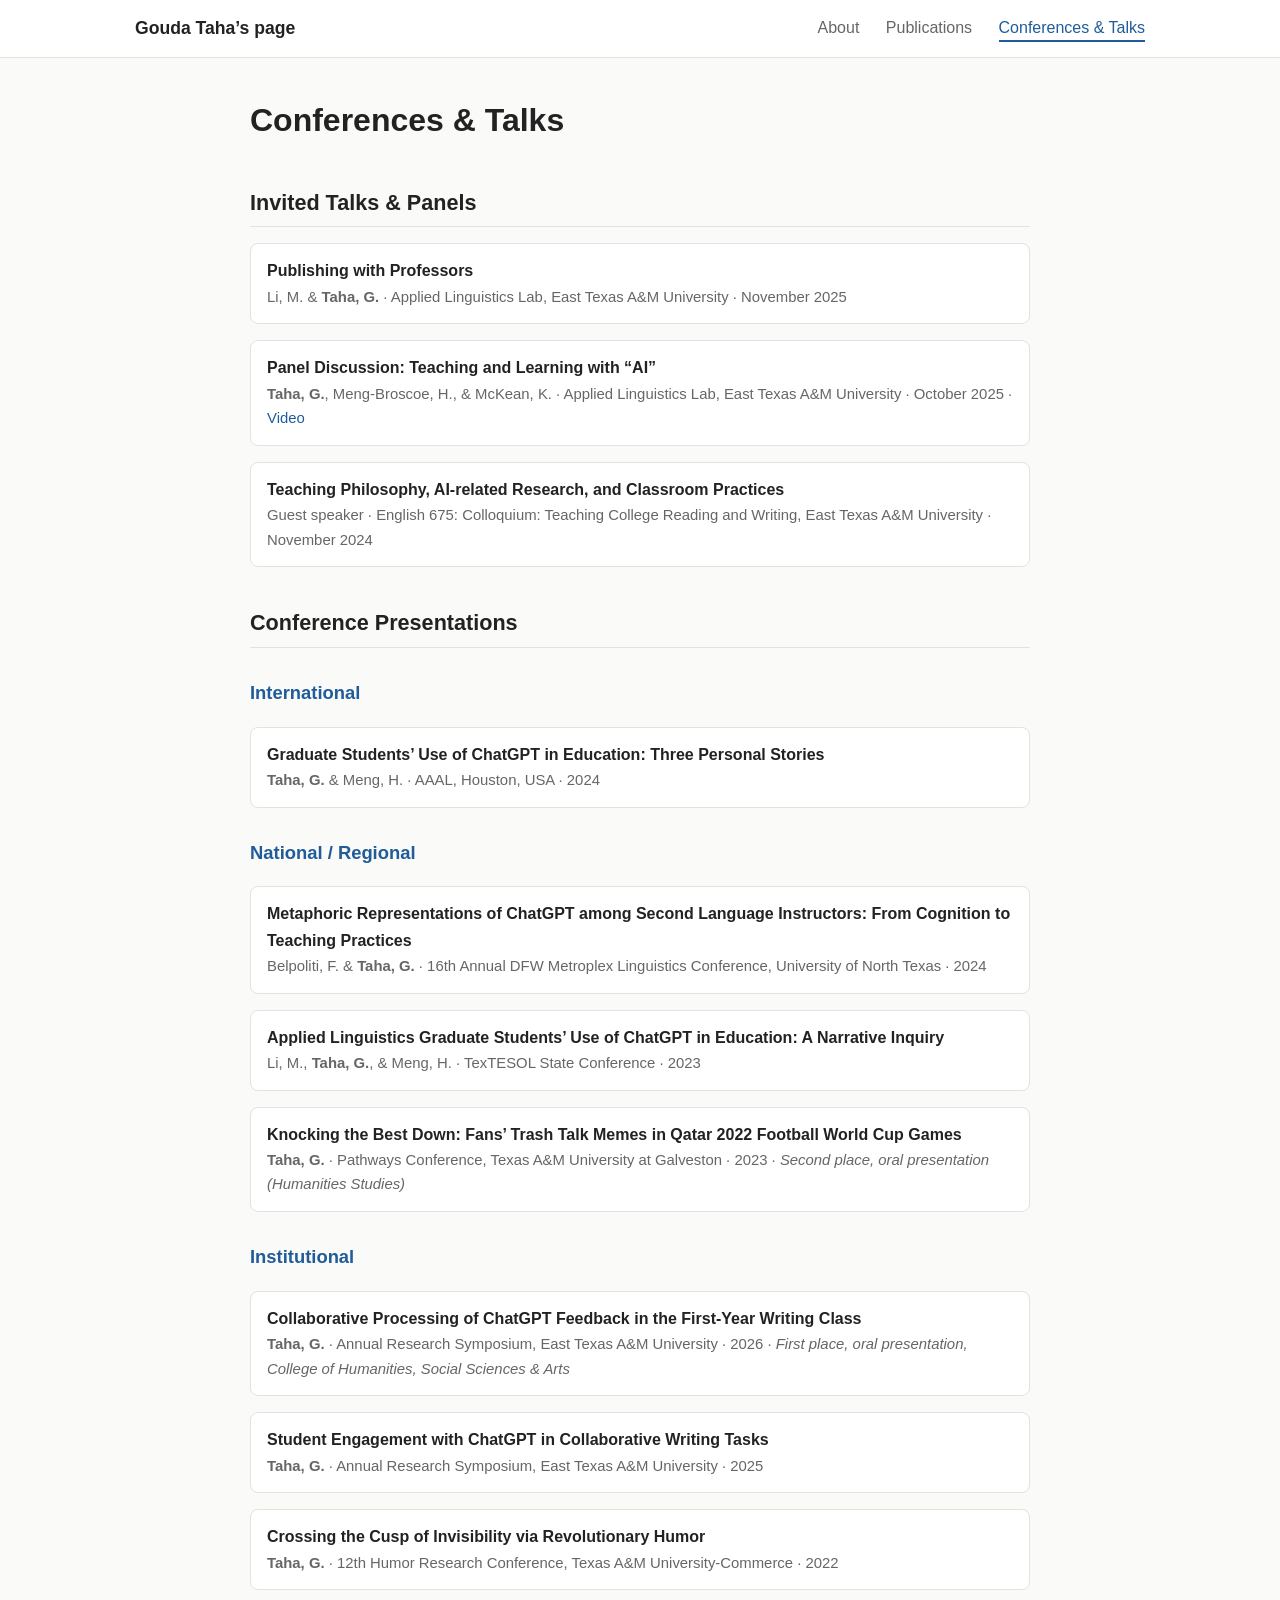
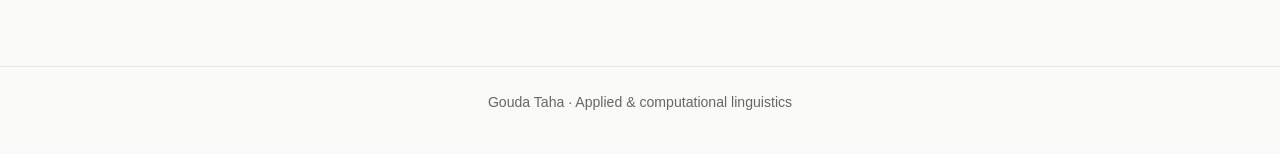
<file: conferences.html>
<!doctype html>
<html lang="en">
<head>
  <meta charset="utf-8">
  <meta name="viewport" content="width=device-width, initial-scale=1">
  <meta name="description" content="Conference presentations and invited talks by Gouda Taha.">
  <title>Conferences &amp; Talks | Gouda Taha</title>
  <link rel="stylesheet" href="style.css">
</head>
<body>
  <a class="skip" href="#main">Skip to content</a>

  <header class="site">
    <div class="inner">
      <a class="brand" href="index.html">Gouda Taha’s page</a>
      <nav>
        <a href="index.html">About</a>
        <a href="publications.html">Publications</a>
        <a href="conferences.html" aria-current="page">Conferences &amp; Talks</a>
      </nav>
    </div>
  </header>

  <div class="layout" style="grid-template-columns: 1fr; max-width: 820px;">
    <main id="main" class="pubs">
      <h1>Conferences &amp; Talks</h1>

      <h2>Invited Talks &amp; Panels</h2>
      <div class="item">
        <div class="title">Publishing with Professors</div>
        <div class="meta">Li, M. &amp; <strong>Taha, G.</strong> · Applied Linguistics Lab, East Texas A&amp;M University · November 2025</div>
      </div>
      <div class="item">
        <div class="title">Panel Discussion: Teaching and Learning with “AI”</div>
        <div class="meta"><strong>Taha, G.</strong>, Meng-Broscoe, H., &amp; McKean, K. · Applied Linguistics Lab, East Texas A&amp;M University · October 2025 ·
          <a href="https://www.youtube.com/watch?v=F0_QHsz7NgI">Video</a></div>
      </div>
      <div class="item">
        <div class="title">Teaching Philosophy, AI-related Research, and Classroom Practices</div>
        <div class="meta">Guest speaker · English 675: Colloquium: Teaching College Reading and Writing, East Texas A&amp;M University · November 2024</div>
      </div>

      <h2>Conference Presentations</h2>

      <h3 class="year">International</h3>
      <div class="item">
        <div class="title">Graduate Students’ Use of ChatGPT in Education: Three Personal Stories</div>
        <div class="meta"><strong>Taha, G.</strong> &amp; Meng, H. · AAAL, Houston, USA · 2024</div>
      </div>

      <h3 class="year">National / Regional</h3>
      <div class="item">
        <div class="title">Metaphoric Representations of ChatGPT among Second Language Instructors: From Cognition to Teaching Practices</div>
        <div class="meta">Belpoliti, F. &amp; <strong>Taha, G.</strong> · 16th Annual DFW Metroplex Linguistics Conference, University of North Texas · 2024</div>
      </div>
      <div class="item">
        <div class="title">Applied Linguistics Graduate Students’ Use of ChatGPT in Education: A Narrative Inquiry</div>
        <div class="meta">Li, M., <strong>Taha, G.</strong>, &amp; Meng, H. · TexTESOL State Conference · 2023</div>
      </div>
      <div class="item">
        <div class="title">Knocking the Best Down: Fans’ Trash Talk Memes in Qatar 2022 Football World Cup Games</div>
        <div class="meta"><strong>Taha, G.</strong> · Pathways Conference, Texas A&amp;M University at Galveston · 2023 · <em>Second place, oral presentation (Humanities Studies)</em></div>
      </div>

      <h3 class="year">Institutional</h3>
      <div class="item">
        <div class="title">Collaborative Processing of ChatGPT Feedback in the First-Year Writing Class</div>
        <div class="meta"><strong>Taha, G.</strong> · Annual Research Symposium, East Texas A&amp;M University · 2026 · <em>First place, oral presentation, College of Humanities, Social Sciences &amp; Arts</em></div>
      </div>
      <div class="item">
        <div class="title">Student Engagement with ChatGPT in Collaborative Writing Tasks</div>
        <div class="meta"><strong>Taha, G.</strong> · Annual Research Symposium, East Texas A&amp;M University · 2025</div>
      </div>
      <div class="item">
        <div class="title">Crossing the Cusp of Invisibility via Revolutionary Humor</div>
        <div class="meta"><strong>Taha, G.</strong> · 12th Humor Research Conference, Texas A&amp;M University-Commerce · 2022</div>
      </div>
    </main>
  </div>

  <footer>Gouda Taha · Applied &amp; computational linguistics</footer>
</body>
</html>
</file>
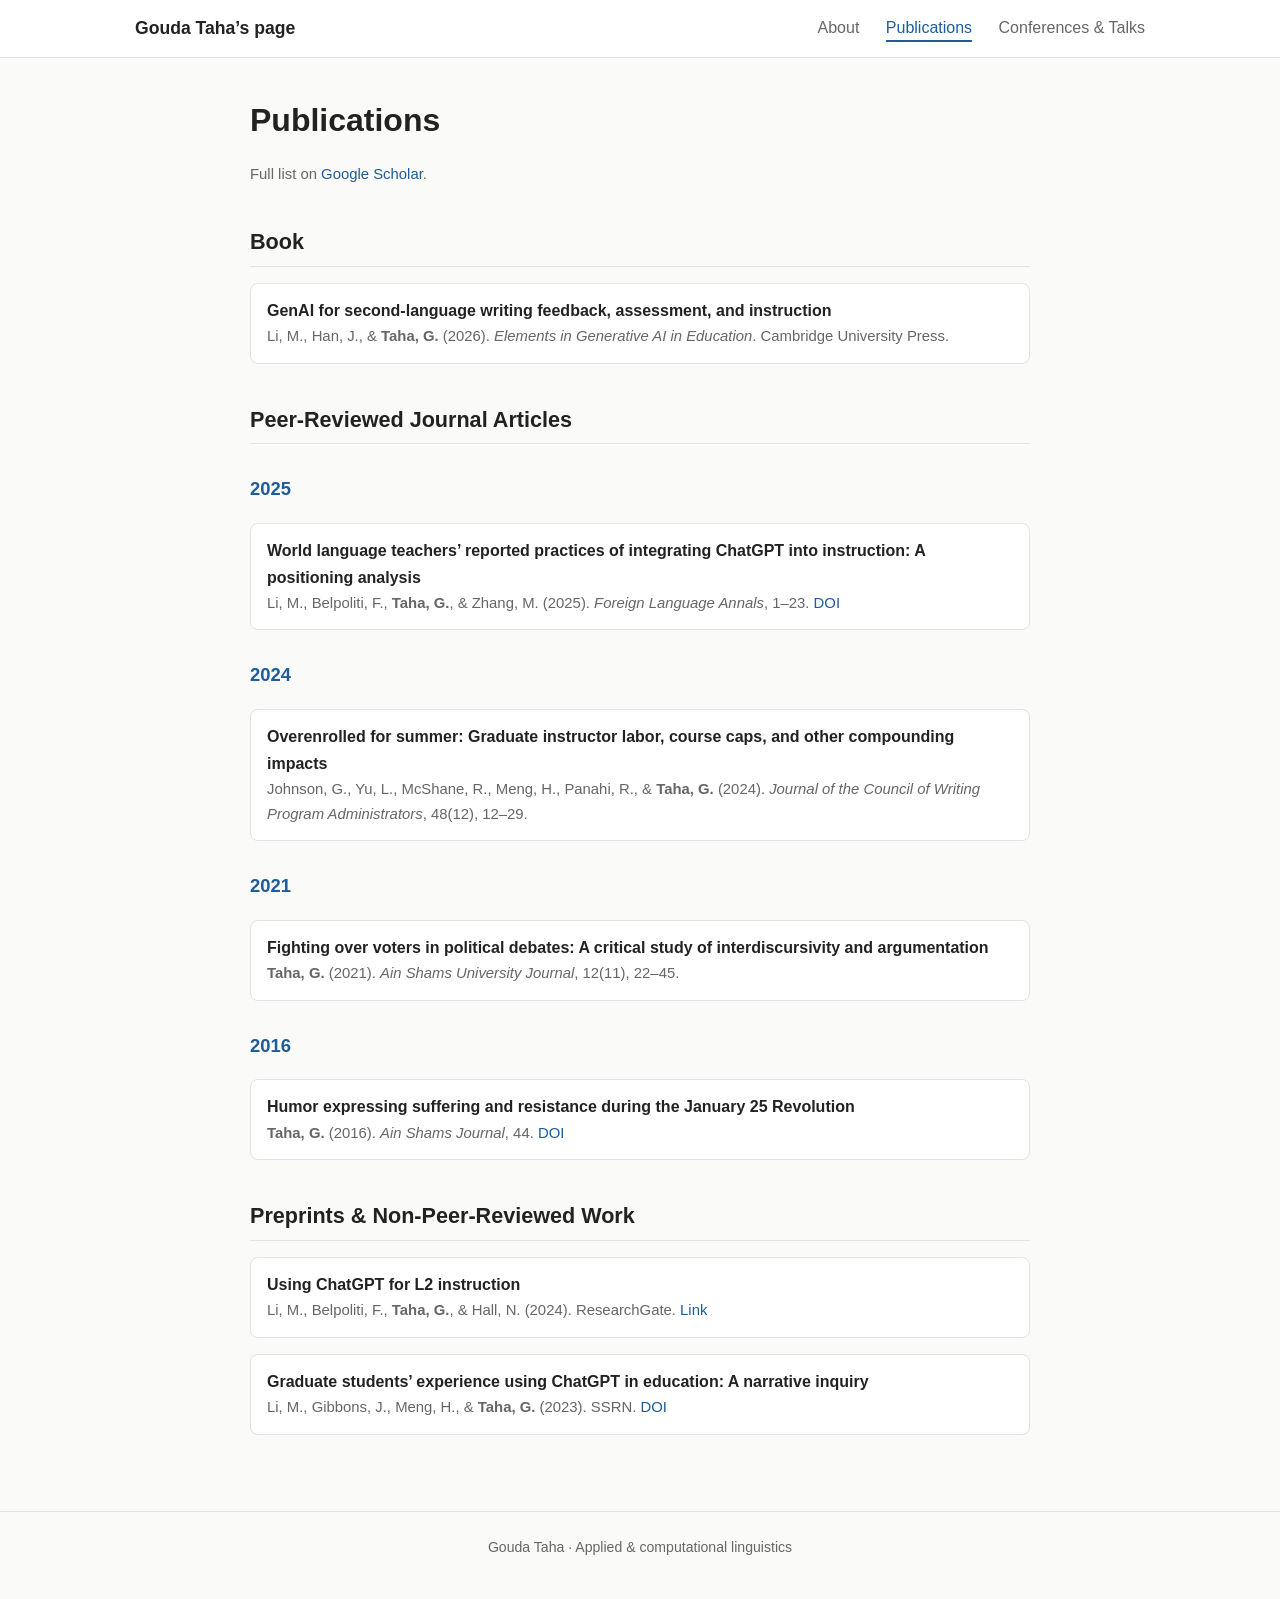
<file: publications.html>
<!doctype html>
<html lang="en">
<head>
  <meta charset="utf-8">
  <meta name="viewport" content="width=device-width, initial-scale=1">
  <meta name="description" content="Publications by Gouda Taha.">
  <title>Publications | Gouda Taha</title>
  <link rel="stylesheet" href="style.css">
</head>
<body>
  <a class="skip" href="#main">Skip to content</a>

  <header class="site">
    <div class="inner">
      <a class="brand" href="index.html">Gouda Taha’s page</a>
      <nav>
        <a href="index.html">About</a>
        <a href="publications.html" aria-current="page">Publications</a>
        <a href="conferences.html">Conferences &amp; Talks</a>
      </nav>
    </div>
  </header>

  <div class="layout" style="grid-template-columns: 1fr; max-width: 820px;">
    <main id="main" class="pubs">
      <h1>Publications</h1>
      <p class="sub">Full list on <a href="https://scholar.google.com/citations?user=v75UgdcAAAAJ&amp;hl=en">Google Scholar</a>.</p>

      <h2>Book</h2>
      <div class="item">
        <div class="title">GenAI for second-language writing feedback, assessment, and instruction</div>
        <div class="meta">Li, M., Han, J., &amp; <strong>Taha, G.</strong> (2026). <em>Elements in Generative AI in Education</em>. Cambridge University Press.</div>
      </div>

      <h2>Peer-Reviewed Journal Articles</h2>

      <h3 class="year">2025</h3>
      <div class="item">
        <div class="title">World language teachers’ reported practices of integrating ChatGPT into instruction: A positioning analysis</div>
        <div class="meta">Li, M., Belpoliti, F., <strong>Taha, G.</strong>, &amp; Zhang, M. (2025). <em>Foreign Language Annals</em>, 1–23.
          <a href="https://doi.org/10.1111/flan.70041">DOI</a></div>
      </div>

      <h3 class="year">2024</h3>
      <div class="item">
        <div class="title">Overenrolled for summer: Graduate instructor labor, course caps, and other compounding impacts</div>
        <div class="meta">Johnson, G., Yu, L., McShane, R., Meng, H., Panahi, R., &amp; <strong>Taha, G.</strong> (2024). <em>Journal of the Council of Writing Program Administrators</em>, 48(12), 12–29.</div>
      </div>

      <h3 class="year">2021</h3>
      <div class="item">
        <div class="title">Fighting over voters in political debates: A critical study of interdiscursivity and argumentation</div>
        <div class="meta"><strong>Taha, G.</strong> (2021). <em>Ain Shams University Journal</em>, 12(11), 22–45.</div>
      </div>

      <h3 class="year">2016</h3>
      <div class="item">
        <div class="title">Humor expressing suffering and resistance during the January 25 Revolution</div>
        <div class="meta"><strong>Taha, G.</strong> (2016). <em>Ain Shams Journal</em>, 44.
          <a href="https://doi.org/10.21608/AAFU.2016.9648">DOI</a></div>
      </div>

      <h2>Preprints &amp; Non-Peer-Reviewed Work</h2>
      <div class="item">
        <div class="title">Using ChatGPT for L2 instruction</div>
        <div class="meta">Li, M., Belpoliti, F., <strong>Taha, G.</strong>, &amp; Hall, N. (2024). ResearchGate.
          <a href="https://www.researchgate.net/publication/384635265_Using_ChatGPT_for_L2_instruction">Link</a></div>
      </div>
      <div class="item">
        <div class="title">Graduate students’ experience using ChatGPT in education: A narrative inquiry</div>
        <div class="meta">Li, M., Gibbons, J., Meng, H., &amp; <strong>Taha, G.</strong> (2023). SSRN.
          <a href="https://doi.org/10.2139/ssrn.4452108">DOI</a></div>
      </div>
    </main>
  </div>

  <footer>Gouda Taha · Applied &amp; computational linguistics</footer>
</body>
</html>
</file>
<file: style.css>
:root {
  --bg: #fafaf8;
  --text: #222;
  --muted: #666;
  --accent: #1f5c99;
  --border: #e3e3de;
  --card: #ffffff;
}
* { box-sizing: border-box; }
html { scroll-behavior: smooth; }
body {
  margin: 0;
  font-family: "Helvetica Neue", Arial, "Segoe UI", sans-serif;
  background: var(--bg);
  color: var(--text);
  line-height: 1.65;
}
a { color: var(--accent); text-decoration: none; }
a:hover { text-decoration: underline; }
.skip { position: absolute; left: -999px; }
.skip:focus { left: 8px; top: 8px; background: #fff; padding: 6px 10px; z-index: 10; }

header.site {
  background: var(--card);
  border-bottom: 1px solid var(--border);
  position: sticky; top: 0; z-index: 5;
}
header.site .inner {
  max-width: 1050px; margin: 0 auto; padding: 14px 20px;
  display: flex; flex-wrap: wrap; align-items: center; justify-content: space-between; gap: 10px;
}
.brand { font-weight: 700; font-size: 1.1rem; color: var(--text); }
nav a { margin-left: 22px; color: var(--muted); font-weight: 500; padding-bottom: 4px; }
nav a:hover { color: var(--accent); text-decoration: none; }
nav a[aria-current="page"] { color: var(--accent); border-bottom: 2px solid var(--accent); }

.layout {
  max-width: 1050px; margin: 0 auto; padding: 36px 20px 60px;
  display: grid; grid-template-columns: 280px 1fr; gap: 48px;
}
aside.card {
  background: var(--card); border: 1px solid var(--border); border-radius: 12px;
  padding: 26px 22px; text-align: center; align-self: start;
  position: sticky; top: 84px;
}
aside.card img {
  width: 160px; height: 160px; object-fit: cover; border-radius: 50%;
  border: 3px solid var(--border); background: #ddd;
}
aside.card h2 { margin: 14px 0 4px; font-size: 1.35rem; }
aside.card p { margin: 4px 0; color: var(--muted); font-size: .95rem; }
aside.card .interests { margin-top: 12px; }
.links { list-style: none; padding: 0; margin: 18px 0 0; text-align: left; }
.links li { margin: 7px 0; font-size: .95rem; }
.links .tag {
  display: inline-block; min-width: 30px; margin-right: 8px; padding: 1px 6px;
  font-size: .72rem; font-weight: 700; text-align: center;
  background: #eaf1f8; color: var(--accent); border-radius: 4px;
}

main h1 { font-size: 2rem; margin: 0 0 8px; }
main h2 {
  font-size: 1.35rem; margin: 38px 0 12px; padding-bottom: 6px;
  border-bottom: 1px solid var(--border);
}
main ul { padding-left: 20px; }
main li { margin: 9px 0; }
.sub { color: var(--muted); font-size: .93rem; }

.pubs .item { margin: 16px 0; padding: 14px 16px; background: var(--card); border: 1px solid var(--border); border-radius: 8px; }
.pubs .title { font-weight: 600; }
.pubs .meta { color: var(--muted); font-size: .93rem; }
.year { margin-top: 30px; font-size: 1.15rem; color: var(--accent); }

footer {
  text-align: center; color: var(--muted); font-size: .88rem;
  padding: 24px 20px 40px; border-top: 1px solid var(--border);
}

@media (max-width: 800px) {
  .layout { grid-template-columns: 1fr; gap: 28px; }
  aside.card { position: static; }
  nav a { margin: 0 14px 0 0; }
}
</file>
